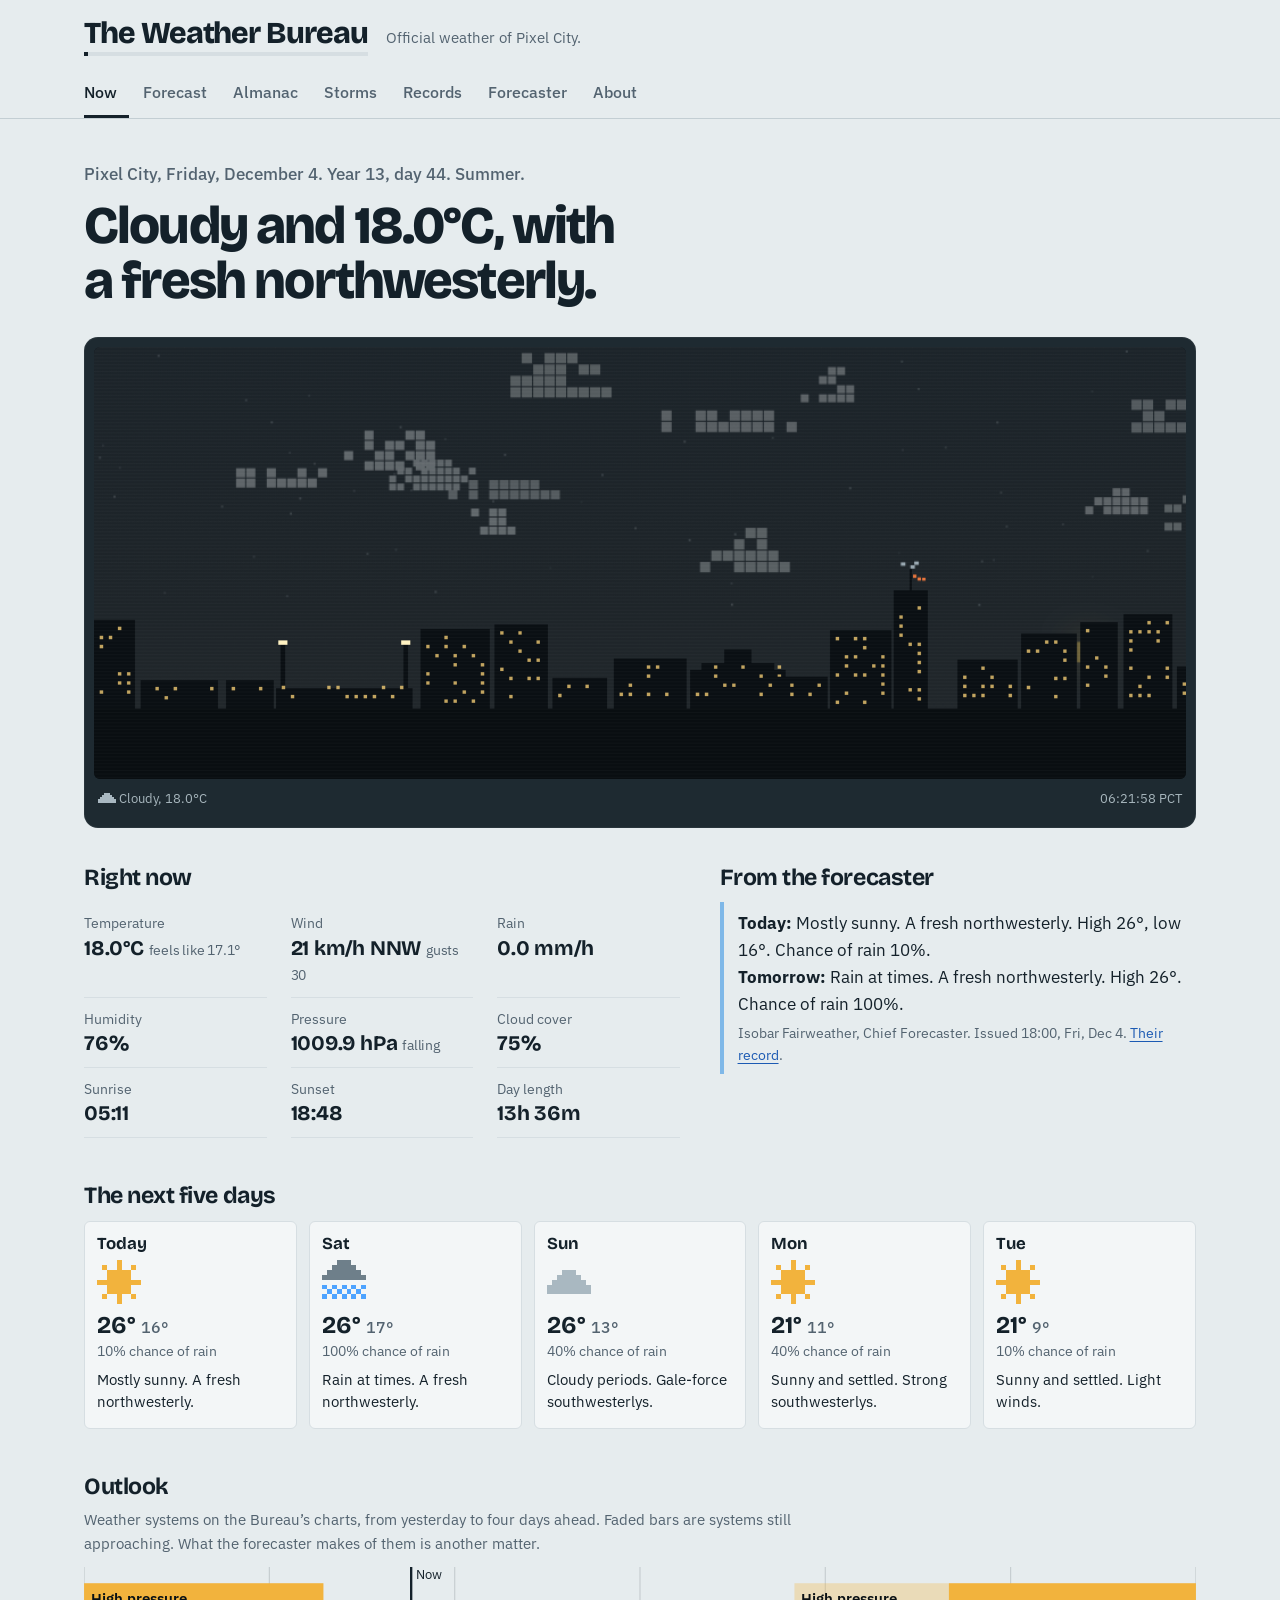
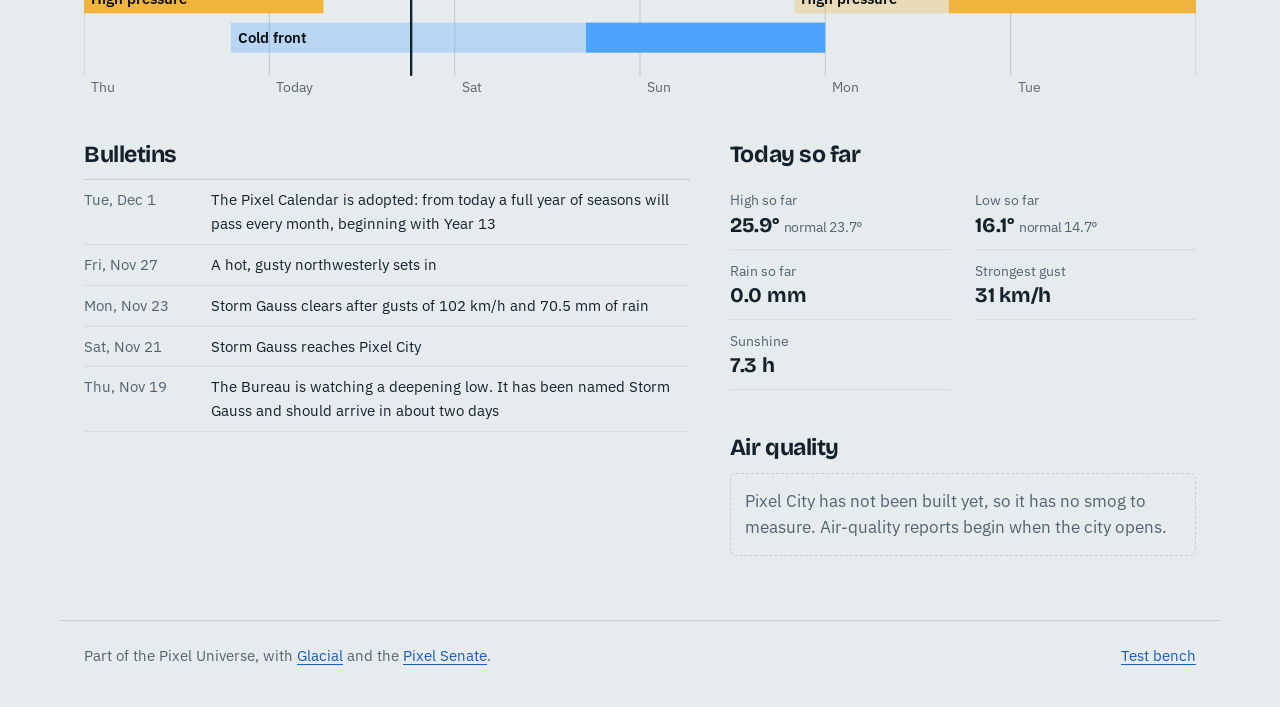
<file: index.html>
<!doctype html>
<html lang="en">
<head>
<meta charset="utf-8">
<meta name="viewport" content="width=device-width, initial-scale=1, viewport-fit=cover">
<title>The Weather Bureau</title>
<meta name="description" content="The weather over Pixel City: live sky, forecasts, named storms and records, computed from the date.">
<link rel="icon" href="data:image/svg+xml,%3Csvg xmlns=%22http://www.w3.org/2000/svg%22 viewBox=%220 0 9 9%22 shape-rendering=%22crispEdges%22%3E%3Cpath fill=%22%23F2B33D%22 d=%22M1 1h3v3H1z%22/%3E%3Cpath fill=%22%23A9B8C1%22 d=%22M3 4h4v1H3zM2 5h6v1H2zM1 6h8v2H1z%22/%3E%3C/svg%3E">
<link rel="preconnect" href="https://fonts.googleapis.com">
<link rel="preconnect" href="https://fonts.gstatic.com" crossorigin>
<link href="https://fonts.googleapis.com/css2?family=Bricolage+Grotesque:opsz,wght@12..96,700;12..96,800&family=IBM+Plex+Sans:wght@400;500;600&display=swap" rel="stylesheet">
<link rel="stylesheet" href="bureau.css">
</head>
<body>
<a class="skip" href="#main">Skip to content</a>
<script src="https://dvexperiments.github.io/Universe/nav.js" data-site="weather"></script>
<header class="top">
  <div class="top-inner">
    <a class="brand" href="#/"><span class="brand-name">The Weather Bureau</span><span class="brand-track"><span class="brand-pixel"></span></span></a>
    <p class="brand-tag">Official weather of Pixel City.</p>
    <nav class="nav" aria-label="Sections">
      <a href="#/" data-view="now">Now</a>
      <a href="#/forecast" data-view="forecast">Forecast</a>
      <a href="#/almanac" data-view="almanac">Almanac</a>
      <a href="#/storms" data-view="storms">Storms</a>
      <a href="#/records" data-view="records">Records</a>
      <a href="#/forecaster" data-view="forecaster">Forecaster</a>
      <a href="#/about" data-view="about">About</a>
    </nav>
  </div>
</header>
<p class="banner" id="travel" hidden style="max-width:var(--wrap);margin:12px auto 0"></p>
<main id="main" tabindex="-1"></main>
<footer class="foot">
  <p>Part of the Pixel Universe, with <a href="https://dvexperiments.github.io/Glacial/">Glacial</a> and the <a href="https://dvexperiments.github.io/Senate/">Pixel Senate</a>.</p>
  <p><a href="test.html">Test bench</a></p>
</footer>
<noscript><p style="max-width:1160px;margin:0 auto;padding:0 24px">The weather is computed in your browser, so it needs JavaScript.</p></noscript>
<script src="universe.js"></script>
<script src="sky.js"></script>
<script src="bureau.js"></script>
</body>
</html>
</file>
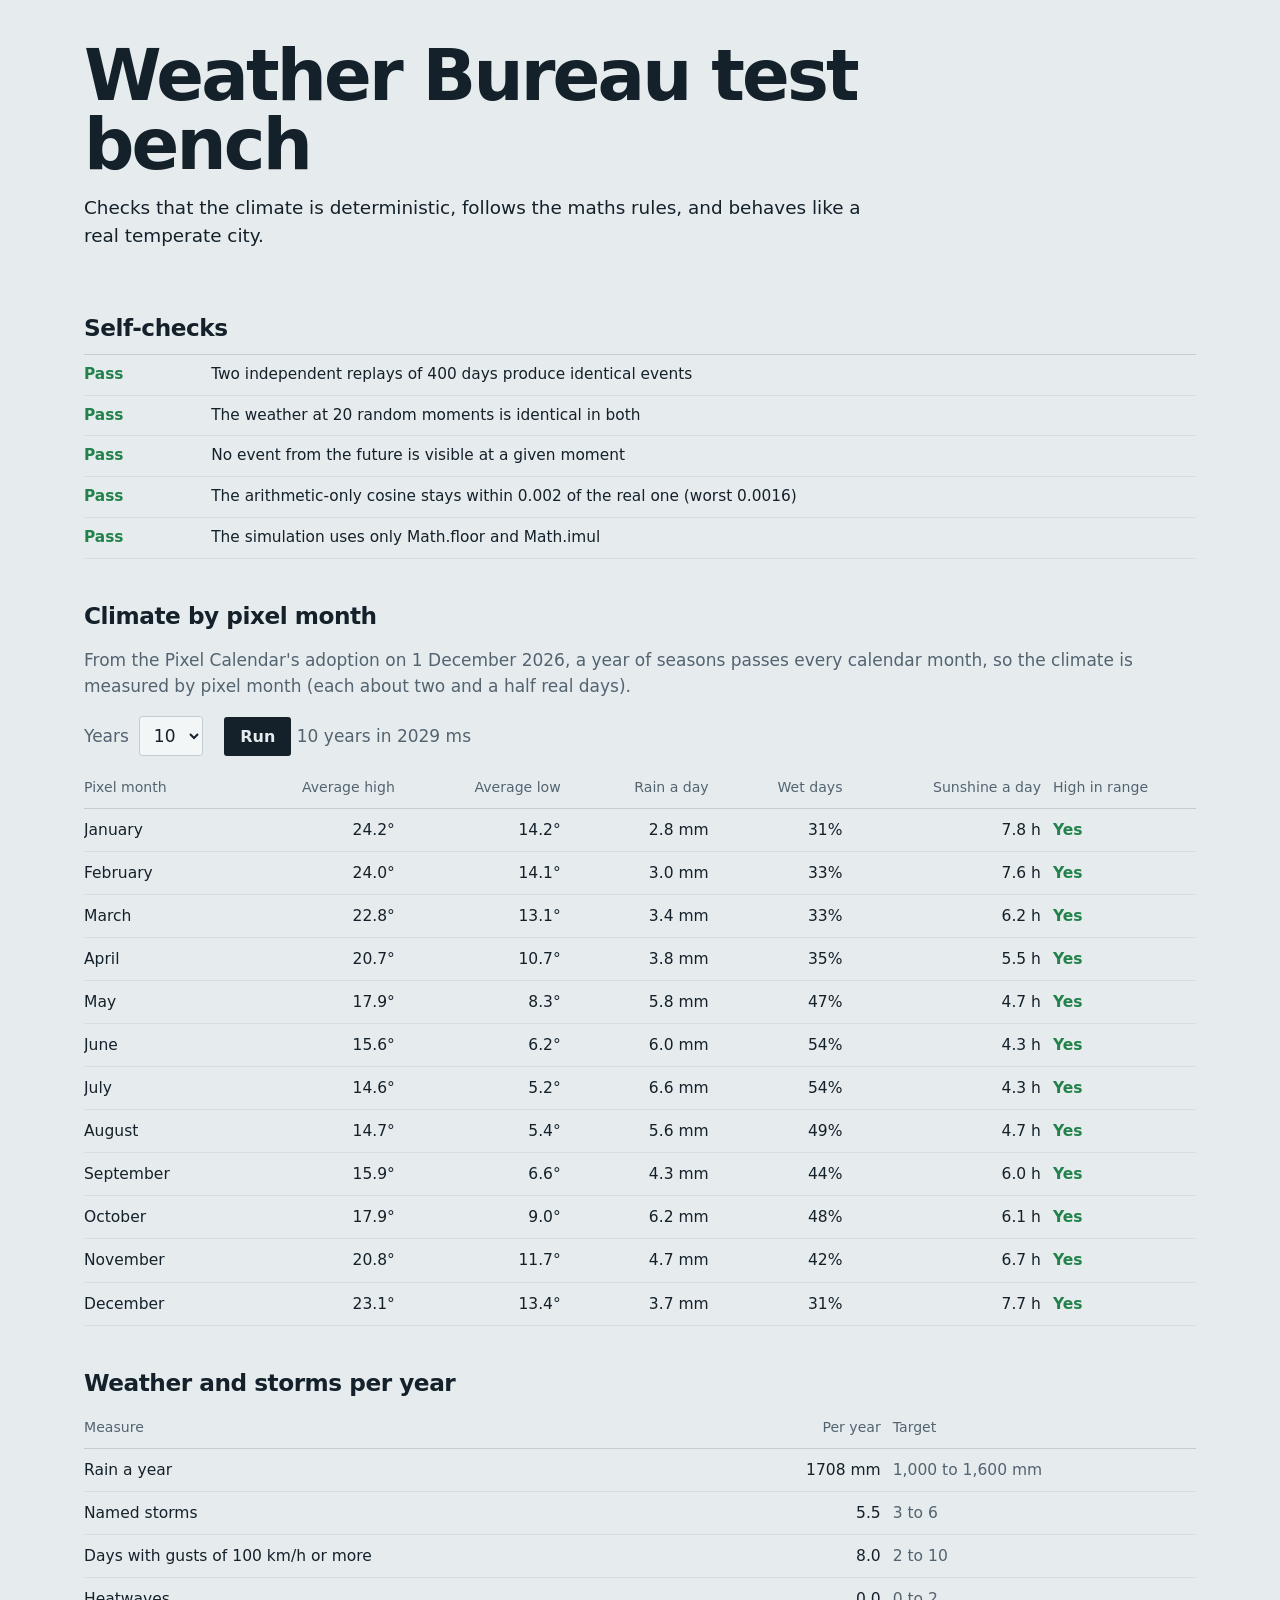
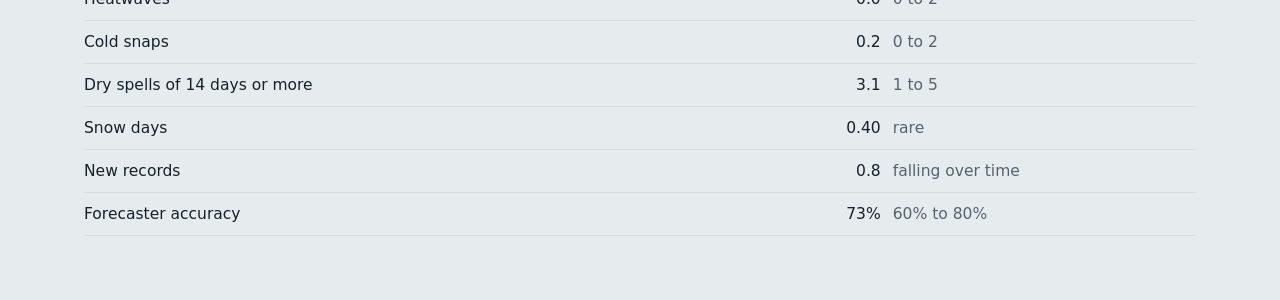
<file: test.html>
<!doctype html>
<html lang="en">
<head>
<meta charset="utf-8">
<meta name="viewport" content="width=device-width, initial-scale=1">
<title>Weather Bureau: test bench</title>
<link rel="stylesheet" href="bureau.css">
</head>
<body>
<main>
  <section class="page-head"><h1>Weather Bureau test bench</h1><p class="lede">Checks that the climate is deterministic, follows the maths rules, and behaves like a real temperate city.</p></section>
  <h2>Self-checks</h2>
  <ul class="timeline" id="checks"><li class="muted">Running…</li></ul>
  <h2>Climate by pixel month</h2>
  <p class="muted">From the Pixel Calendar's adoption on 1 December 2026, a year of seasons passes every calendar month, so the climate is measured by pixel month (each about two and a half real days).</p>
  <div class="controls"><label class="filter">Years <select id="years"><option>3</option><option selected>10</option><option>25</option></select></label> <button class="btn" id="run" style="font:600 1rem var(--body);background:var(--ink);color:var(--bg);border:0;padding:10px 16px;border-radius:3px;cursor:pointer">Run</button> <span class="muted" id="status"></span></div>
  <div class="table-wrap"><table class="data" id="months"></table></div>
  <h2>Weather and storms per year</h2>
  <div class="table-wrap"><table class="data" id="yearly"></table></div>
</main>
<script src="universe.js"></script>
<script>
(function () {
  const C = PixelUniverse.climate, D = 86400000, E = C.epoch;
  const $ = (id) => document.getElementById(id);
  function checks() {
    const out = [];
    const add = (ok, text) => out.push('<li><span class="' + (ok ? 'hit' : 'miss') + '">' + (ok ? 'Pass' : 'Fail') + '</span><span>' + text + '</span></li>');
    const a = C.create(), b = C.create();
    add(JSON.stringify(a.eventsBetween(E, E + 400 * D)) === JSON.stringify(b.eventsBetween(E, E + 400 * D)), 'Two independent replays of 400 days produce identical events');
    let same = true;
    for (let i = 0; i < 20; i++) { const t = E + Math.floor(Math.random() * 900 * D); if (JSON.stringify(a.sample(t)) !== JSON.stringify(b.sample(t))) same = false; }
    add(same, 'The weather at 20 random moments is identical in both');
    const t = E + Math.floor(Math.random() * 600 * D);
    add(!a.eventsBetween(E, t).some((e) => e.ms > t), 'No event from the future is visible at a given moment');
    let maxErr = 0;
    for (let x = 0; x < 6.3; x += 0.01) maxErr = Math.max(maxErr, Math.abs(C._internals.cos(x) - Math.cos(x)));
    add(maxErr < 0.002, 'The arithmetic-only cosine stays within 0.002 of the real one (worst ' + maxErr.toFixed(4) + ')');
    fetch('universe.js').then((r) => r.text()).then((src) => {
      const used = [...new Set(src.match(/Math\.\w+/g))].filter((m) => m !== 'Math.floor' && m !== 'Math.imul');
      $('checks').insertAdjacentHTML('beforeend', '<li><span class="' + (used.length ? 'miss' : 'hit') + '">' + (used.length ? 'Fail' : 'Pass') + '</span><span>The simulation uses only Math.floor and Math.imul' + (used.length ? ' (found ' + used.join(', ') + ')' : '') + '</span></li>');
    }).catch(() => {});
    $('checks').innerHTML = out.join('');
  }
  const TARGET = { max: [[22, 26], [22, 26], [20, 24], [18, 22], [15.5, 19], [13.5, 17], [12.5, 16], [13, 16.5], [14, 17.5], [16, 20], [18.5, 22.5], [21, 25]] };
  function run(years) {
    const t0 = performance.now(), A = C.pixel.adopted, end = A + years * 365 * D;
    const days = C.historyBetween(A, end);
    const m = {};
    for (const d of days) { const k = C.pixel.time(d.day + D / 2).month - 1; const o = (m[k] = m[k] || { n: 0, max: 0, min: 0, rain: 0, wet: 0, sun: 0 }); o.n++; o.max += d.max; o.min += d.min; o.rain += d.rain; o.wet += d.rain >= 1 ? 1 : 0; o.sun += d.sunshine; }
    const names = ['January', 'February', 'March', 'April', 'May', 'June', 'July', 'August', 'September', 'October', 'November', 'December'];
    let rows = '<thead><tr><th>Pixel month</th><th class="n">Average high</th><th class="n">Average low</th><th class="n">Rain a day</th><th class="n">Wet days</th><th class="n">Sunshine a day</th><th>High in range</th></tr></thead><tbody>';
    for (let k = 0; k < 12; k++) {
      const o = m[k]; if (!o) continue;
      const hi = o.max / o.n, ok = hi >= TARGET.max[k][0] && hi <= TARGET.max[k][1];
      rows += '<tr><td>' + names[k] + '</td><td class="n">' + hi.toFixed(1) + '\u00b0</td><td class="n">' + (o.min / o.n).toFixed(1) + '\u00b0</td><td class="n">' + (o.rain / o.n).toFixed(1) + ' mm</td><td class="n">' + Math.round(o.wet / o.n * 100) + '%' +
        '</td><td class="n">' + (o.sun / o.n).toFixed(1) + ' h</td><td class="' + (ok ? 'hit' : 'miss') + '">' + (ok ? 'Yes' : 'No') + '</td></tr>';
    }
    $('months').innerHTML = rows + '</tbody>';
    const ev = C.create().eventsBetween(A, end), c = (f) => (ev.filter(f).length / years).toFixed(1);
    const gusts = days.map((d) => d.gust);
    const fs = C.forecasterStats(end);
    const items = [['Rain a year', (days.reduce((a, d) => a + d.rain, 0) / years).toFixed(0) + ' mm', '1,000 to 1,600 mm'], ['Named storms', c((e) => e.type === 'storm.arrives'), '3 to 6'],
      ['Days with gusts of 100 km/h or more', (gusts.filter((g) => g >= 100).length / years).toFixed(1), '2 to 10'], ['Heatwaves', c((e) => e.type === 'heatwave.start'), '0 to 2'],
      ['Cold snaps', c((e) => e.type === 'coldsnap.start'), '0 to 2'], ['Dry spells of 14 days or more', c((e) => e.type === 'dryspell' && e.data.days === 14), '1 to 5'],
      ['Snow days', (days.filter((d) => d.snow).length / years).toFixed(2), 'rare'], ['New records', c((e) => e.type === 'weather.record'), 'falling over time'],
      ['Forecaster accuracy', Math.round(fs.accuracy * 100) + '%', '60% to 80%']];
    $('yearly').innerHTML = '<thead><tr><th>Measure</th><th class="n">Per year</th><th>Target</th></tr></thead><tbody>' + items.map((i) => '<tr><td>' + i[0] + '</td><td class="n">' + i[1] + '</td><td class="muted">' + i[2] + '</td></tr>').join('') + '</tbody>';
    $('status').textContent = years + ' years in ' + Math.round(performance.now() - t0) + ' ms';
  }
  $('run').addEventListener('click', () => { $('status').textContent = 'Running\u2026'; setTimeout(() => run(+$('years').value), 30); });
  setTimeout(() => { checks(); run(10); }, 30);
})();
</script>
</body>
</html>
</file>
<file: bureau.css>
/* The Weather Bureau. Glacial’s frost paper and dark screen, with the sky on the screen. */
:root {
  --bg: #E6ECEE;
  --surface: #F3F6F7;
  --ink: #14212A;
  --muted: #536370;
  --line: #C3CED3;
  --line-soft: #D6DEE2;
  --link: #1C5AB3;
  --screen: #0E171C;
  --bezel: #1E2A31;
  --win: #14212A;
  --focus: #1C5AB3;
  --aye: #DDF5E6;
  --no: #F7D8D9;
  --display: "Bricolage Grotesque", "Arial Narrow", system-ui, sans-serif;
  --body: "IBM Plex Sans", system-ui, -apple-system, "Segoe UI", sans-serif;
  --wrap: 1160px;
  color-scheme: light;
  box-sizing: border-box;
  padding-top: env(safe-area-inset-top, 0px);
  padding-bottom: env(safe-area-inset-bottom, 0px);
}
@media (prefers-color-scheme: dark) {
  :root {
    --bg: #10181D; --surface: #162128; --ink: #E1E9EC; --muted: #93A4AE; --line: #2C3A42; --line-soft: #202C33;
    --link: #82B6FF; --screen: #0A1115; --bezel: #24323A; --win: #E1E9EC; --focus: #82B6FF;
    --aye: #173326; --no: #3A1C1F;
    color-scheme: dark;
  }
}
*, *::before, *::after { box-sizing: inherit; }
html { scroll-padding-top: env(safe-area-inset-top, 0px); -webkit-text-size-adjust: 100%; }
body { margin: 0; background: var(--bg); color: var(--ink); font: 400 1.0625rem/1.55 var(--body); font-variant-numeric: tabular-nums; }
a { color: var(--link); text-underline-offset: 0.18em; text-decoration-thickness: 1px; }
a:hover { text-decoration-thickness: 2px; }
:focus-visible { outline: 2px solid var(--focus); outline-offset: 2px; border-radius: 2px; }
img, svg, canvas { max-width: 100%; display: block; }
small { font-size: 0.8em; color: var(--muted); }
.skip { position: absolute; left: -999px; top: 8px; background: var(--ink); color: var(--bg); padding: 8px 12px; z-index: 20; }
.skip:focus { left: 8px; }

/* ---------- header ---------- */
.top { border-bottom: 1px solid var(--line); }
.top-inner { max-width: var(--wrap); margin: 0 auto; padding: 18px 24px 0; display: grid; grid-template-columns: auto 1fr; align-items: baseline; column-gap: 18px; }
.brand { display: inline-flex; flex-direction: column; gap: 4px; color: var(--ink); text-decoration: none; }
.brand-name { font: 800 1.9rem/1 var(--display); letter-spacing: -0.035em; }
.brand-track { position: relative; width: 100%; height: 4px; background: var(--line-soft); order: 2; }
/* Glacial's brand pixel takes 90 seconds to cross. This one takes 1.1. */
.brand-pixel { position: absolute; left: 0; top: 0; width: 4px; height: 4px; background: var(--ink); animation: drift 14s ease-in-out infinite alternate; }
@keyframes drift { from { left: 0; } to { left: calc(100% - 4px); } }
.brand-tag { margin: 0; color: var(--muted); font-size: 0.95rem; }
.nav { grid-column: 1 / -1; display: flex; gap: 2px; margin-top: 14px; overflow-x: auto; scrollbar-width: none; }
.nav::-webkit-scrollbar { display: none; }
.nav a { padding: 10px 12px 11px; color: var(--muted); text-decoration: none; white-space: nowrap; border-bottom: 3px solid transparent; font-weight: 500; font-size: 0.97rem; display: inline-flex; align-items: center; gap: 7px; }
.nav a:first-child { padding-left: 0; }
.nav a:hover { color: var(--ink); }
.nav a[aria-current="page"] { color: var(--ink); border-bottom-color: var(--ink); }
.live-dot { width: 7px; height: 7px; background: #E5484D; animation: blink 0.5s steps(2, end) infinite; }
.live-dot.off { background: var(--muted); animation: none; }
@keyframes blink { 50% { opacity: 0.25; } }

/* ---------- layout ---------- */
main { max-width: var(--wrap); margin: 0 auto; padding: 8px 24px 64px; outline: none; }
.page-head { padding: 34px 0 22px; max-width: 62rem; }
.page-head h1, .profile-head h1 { font: 800 clamp(2.4rem, 6vw, 4.4rem)/0.98 var(--display); letter-spacing: -0.04em; margin: 0 0 14px; }
h1.status { font: 800 clamp(1.9rem, 4.6vw, 3.3rem)/1.05 var(--display); letter-spacing: -0.035em; text-wrap: balance; margin: 0 0 12px; min-height: 2.1em; }
h1.status a { color: inherit; text-decoration: none; }
h1.status a:hover { text-decoration: underline; text-decoration-thickness: 3px; }
.kicker { margin: 0 0 10px; color: var(--muted); font-weight: 500; }
.lede { font-size: 1.15rem; line-height: 1.5; margin: 0; max-width: 44em; }
h2 { font: 700 1.45rem/1.15 var(--display); letter-spacing: -0.02em; margin: 44px 0 12px; }
.hint { color: var(--muted); margin: -4px 0 12px; font-size: 0.95rem; max-width: 52em; }
.muted { color: var(--muted); }
.strong { font-weight: 600; }
.banner { margin: 16px 0 0; padding: 10px 14px; border-left: 4px solid var(--link); background: var(--surface); font-size: 0.95rem; }

/* ---------- the screen ---------- */
.screen { margin: 0; padding: 10px; background: var(--bezel); border-radius: 14px; box-shadow: inset 0 0 0 1px rgba(255,255,255,0.05); }
.screen canvas { width: 100%; height: auto; aspect-ratio: 960 / 380; border-radius: 6px; background: var(--screen); }
.screen-bar { display: flex; justify-content: space-between; gap: 12px; flex-wrap: wrap; color: rgba(214, 230, 236, 0.75); font-size: 0.82rem; padding: 10px 4px 8px; }
.screen-bar .clock { font-variant-numeric: tabular-nums; }
.tally { display: flex; gap: 10px; align-items: baseline; }

/* ---------- chamber page ---------- */
.live-body { display: grid; grid-template-columns: minmax(0, 1.25fr) minmax(0, 1fr); gap: 40px; margin-top: 36px; }
.feed { list-style: none; margin: 0; padding: 0; max-height: 560px; overflow-y: auto; border-top: 1px solid var(--line); }
.feed li { display: grid; grid-template-columns: 6.2em 1fr; gap: 10px; padding: 8px 0; border-bottom: 1px solid var(--line-soft); font-size: 0.96rem; }
.feed li.speech { color: var(--muted); }
.feed li.speech q { color: var(--ink); }
.feed li.fresh { animation: flash 0.6s ease-out; }
@keyframes flash { from { background: color-mix(in srgb, var(--link) 18%, transparent); } to { background: transparent; } }
.feed li.empty { display: block; color: var(--muted); }
.feed time { color: var(--muted); font-variant-numeric: tabular-nums; }
.live-body h2 { margin-top: 0; }
.ticker { overflow: hidden; white-space: nowrap; border-top: 1px solid var(--line); border-bottom: 1px solid var(--line); margin-top: 18px; padding: 9px 0; font-size: 0.95rem; }
.ticker-track { display: inline-block; padding-left: 100%; animation: tick 70s linear infinite; }
.ticker-track span { margin-right: 3.2em; }
.ticker-track b { font-weight: 600; margin-right: 0.5em; }
@keyframes tick { from { transform: translateX(0); } to { transform: translateX(-100%); } }
.compbar { display: flex; height: 16px; margin: 6px 0 8px; background: var(--line-soft); }
.compbar i { display: block; height: 100%; }
.compbar i + i { box-shadow: -1px 0 0 var(--bg); }

/* ---------- chips, tables ---------- */
.chip { display: inline-block; width: 0.72em; height: 0.72em; background: var(--c); margin-right: 0.45em; vertical-align: -0.02em; box-shadow: inset 0 0 0 1px rgba(20, 33, 42, 0.22); }
.chip.duck { opacity: 0.5; }
.px { white-space: nowrap; }
.table-wrap { overflow-x: auto; -webkit-overflow-scrolling: touch; }
table.data { width: 100%; border-collapse: collapse; font-size: 0.97rem; }
.data caption { text-align: left; font: 700 1.2rem/1.2 var(--display); padding-bottom: 10px; }
.data th, .data td { padding: 9px 12px 9px 0; text-align: left; border-bottom: 1px solid var(--line-soft); vertical-align: baseline; white-space: nowrap; }
.data td.wrap { white-space: normal; min-width: 16em; }
.data th { font-weight: 500; color: var(--muted); border-bottom: 1px solid var(--line); font-size: 0.88rem; }
.data .n { text-align: right; padding-left: 12px; }
.data td:last-child, .data th:last-child { padding-right: 0; }
.data tbody tr:hover { background: color-mix(in srgb, var(--surface) 70%, transparent); }
.data th button { font: inherit; color: inherit; background: none; border: 0; padding: 0; cursor: pointer; text-align: inherit; }
.data th[aria-sort="descending"] button::after { content: " \2193"; }
.data th[aria-sort="ascending"] button::after { content: " \2191"; }
.v { display: inline-block; min-width: 3.6em; text-align: center; padding: 1px 6px; border-radius: 2px; font-size: 0.88rem; font-weight: 600; }
.v.A { background: var(--aye); }
.v.N { background: var(--no); }
.v.X { color: var(--muted); }
.tag { display: inline-block; font-size: 0.8rem; color: var(--muted); border: 1px solid var(--line); padding: 0 6px; border-radius: 2px; margin-left: 6px; }
.filter { display: inline-flex; gap: 10px; align-items: center; color: var(--muted); margin: 0 16px 12px 0; }
.filter select { font: inherit; color: var(--ink); background: var(--surface); border: 1px solid var(--line); padding: 8px 10px; border-radius: 3px; }

/* ---------- senators ---------- */
.tiles { list-style: none; padding: 0; margin: 0; display: grid; grid-template-columns: repeat(auto-fill, minmax(150px, 1fr)); gap: 26px 18px; }
.tile { display: block; color: var(--ink); text-decoration: none; }
.swatch { display: grid; place-items: center; aspect-ratio: 1; background: var(--screen); border-radius: 6px; margin-bottom: 10px; background-image: linear-gradient(rgba(255,255,255,0.025) 1px, transparent 1px); background-size: 100% 3px; position: relative; }
.swatch i { width: 18%; aspect-ratio: 1; background: var(--c); box-shadow: 0 0 18px var(--c); animation: fidget 0.9s steps(3, end) infinite alternate; animation-delay: var(--d, 0s); }
.swatch.duck i { opacity: 0.5; }
.swatch .role { position: absolute; left: 8px; bottom: 6px; font-size: 0.72rem; color: rgba(214, 230, 236, 0.8); }
@keyframes fidget { 0% { transform: translate(0, 0); } 50% { transform: translate(1px, -1px); } 100% { transform: translate(-1px, 0); } }
.tile:hover .swatch i, .tile:focus-visible .swatch i { width: 26%; }
.tile-name { display: block; font: 700 1.12rem/1.15 var(--display); letter-spacing: -0.015em; }
.tile-meta { display: block; color: var(--muted); font-size: 0.9rem; }
.profile-head { display: grid; grid-template-columns: minmax(140px, 240px) 1fr; gap: 32px; align-items: end; padding: 34px 0 10px; }
.big-swatch { aspect-ratio: 1; background: var(--screen); border-radius: 10px; display: grid; place-items: center; background-image: linear-gradient(rgba(255,255,255,0.025) 1px, transparent 1px); background-size: 100% 3px; }
.big-swatch i { width: 22%; aspect-ratio: 1; background: var(--c); box-shadow: 0 0 40px var(--c); animation: fidget 0.7s steps(3, end) infinite alternate; }
.big-swatch.gone i { opacity: 0.35; box-shadow: none; animation: none; }
.facts { margin: 0; display: grid; grid-template-columns: repeat(3, 1fr); gap: 0 24px; align-content: start; }
.facts div { padding: 10px 0; border-bottom: 1px solid var(--line-soft); }
.facts dt { color: var(--muted); font-size: 0.9rem; }
.facts dd { margin: 2px 0 0; font: 700 1.3rem/1.2 var(--display); letter-spacing: -0.01em; }
.facts dd small { font: 400 0.9rem var(--body); }
.profile-grid { display: grid; grid-template-columns: 1fr 1fr; gap: 48px; margin-top: 28px; }
.profile-grid h2 { margin-top: 0; }
.trait { display: grid; grid-template-columns: 9.5em 1fr; align-items: center; gap: 12px; padding: 7px 0; }
.trait dt { color: var(--muted); }
.trait dd { margin: 0; height: 12px; background: var(--screen); border-radius: 2px; position: relative; overflow: hidden; }
.bar { position: absolute; inset: 0 auto 0 0; width: calc(var(--v) * 100%); background: var(--c); }
.axis dd::after { content: ""; position: absolute; left: 50%; top: 0; bottom: 0; width: 1px; background: rgba(255,255,255,0.3); }
.axis .bar { width: 4px; left: calc(var(--v) * 100% - 2px); }
.axis-labels { display: flex; justify-content: space-between; color: var(--muted); font-size: 0.8rem; margin: -4px 0 4px calc(9.5em + 12px); }
.two-col { display: grid; grid-template-columns: 1.3fr 1fr; gap: 40px; }
.timeline { list-style: none; margin: 0; padding: 0; border-top: 1px solid var(--line); }
.timeline li { display: grid; grid-template-columns: 7.5em 1fr; gap: 12px; padding: 8px 0; border-bottom: 1px solid var(--line-soft); font-size: 0.96rem; }
.timeline time { color: var(--muted); }

/* ---------- charts and records ---------- */
.chart { margin: 0; }
.chart svg { width: 100%; height: auto; }
.chart figcaption { color: var(--muted); font-size: 0.9rem; margin-top: 8px; }
.legend { display: flex; gap: 16px; flex-wrap: wrap; color: var(--muted); font-size: 0.9rem; margin-top: 6px; }
.records { margin: 8px 0 0; display: grid; grid-template-columns: repeat(auto-fill, minmax(300px, 1fr)); gap: 0 40px; }
.record { padding: 18px 0 20px; border-top: 1px solid var(--line); }
.record dt { color: var(--muted); }
.record .rec-value { margin: 4px 0 6px; font: 800 2.2rem/1 var(--display); letter-spacing: -0.03em; }
.record .rec-holder { margin: 0; }
.rollcall { display: grid; grid-template-columns: repeat(auto-fill, minmax(210px, 1fr)); gap: 0 24px; }
.rollcall div { display: flex; justify-content: space-between; gap: 8px; padding: 6px 0; border-bottom: 1px solid var(--line-soft); font-size: 0.95rem; }
.prose { max-width: 42rem; }
.prose p { margin: 0 0 1em; }

/* ---------- footer ---------- */
.foot { max-width: var(--wrap); margin: 0 auto; padding: 24px 24px 40px; border-top: 1px solid var(--line); color: var(--muted); font-size: 0.92rem; display: flex; justify-content: space-between; gap: 16px; flex-wrap: wrap; }
.foot p { margin: 0; }

@media (max-width: 900px) {
  .live-body, .profile-grid, .two-col { grid-template-columns: 1fr; gap: 8px; }
  .facts { grid-template-columns: 1fr 1fr; }
}
@media (max-width: 600px) {
  .top-inner { padding: 14px 16px 0; grid-template-columns: 1fr; }
  main { padding: 0 16px 48px; }
  .foot { padding: 20px 16px 32px; }
  .screen { padding: 6px; border-radius: 10px; margin: 0 -6px; }
  .profile-head { grid-template-columns: 110px 1fr; gap: 18px; align-items: center; }
  .trait { grid-template-columns: 8em 1fr; }
  .axis-labels { margin-left: calc(8em + 12px); }
}
@media (prefers-reduced-motion: reduce) {
  .brand-pixel, .live-dot, .swatch i, .big-swatch i, .ticker-track, .feed li.fresh { animation: none; }
}

/* ---------- weather ---------- */
.icon { display: inline-block; width: 1.4em; height: 1.4em; vertical-align: -0.3em; image-rendering: pixelated; }
.icon.big { width: 2.6em; height: 2.6em; }
.days { display: grid; grid-template-columns: repeat(5, minmax(0, 1fr)); gap: 12px; }
.day { background: var(--surface); border: 1px solid var(--line-soft); border-radius: 6px; padding: 12px 12px 14px; }
.day h3 { margin: 0 0 6px; font: 700 1.05rem/1.2 var(--display); }
.day .temps { font: 700 1.5rem/1.1 var(--display); margin: 6px 0 2px; }
.day .temps small { font: 500 1rem var(--body); color: var(--muted); }
.day p { margin: 6px 0 0; font-size: 0.92rem; }
.day .chance { color: var(--muted); font-size: 0.88rem; }
.bulletin { border-left: 4px solid var(--c, var(--link)); padding: 8px 0 8px 14px; margin: 0 0 14px; font-size: 1.08rem; }
.bulletin cite { display: block; font-style: normal; color: var(--muted); font-size: 0.9rem; margin-top: 4px; }
.outlook svg { width: 100%; height: auto; }
.cal { display: grid; grid-template-columns: repeat(7, minmax(0, 1fr)); gap: 4px; }
.cal .dow { color: var(--muted); font-size: 0.82rem; padding: 2px 4px; }
.cal .cell { background: var(--surface); border: 1px solid var(--line-soft); border-radius: 4px; padding: 6px; min-height: 84px; font-size: 0.86rem; }
.cal .cell.blank { background: transparent; border-color: transparent; }
.cal .cell.future { opacity: 0.35; }
.cal .num { color: var(--muted); font-size: 0.8rem; }
.cal .t { font-weight: 600; }
.cal .r { color: #2F7FD1; }
@media (prefers-color-scheme: dark) { .cal .r { color: #7DB8F5; } }
.monthnav { display: flex; gap: 16px; align-items: baseline; margin: 0 0 12px; }
.aq { border: 1px dashed var(--line); border-radius: 6px; padding: 14px; color: var(--muted); }
.hit { color: #23824B; font-weight: 600; }
.miss { color: #B4232A; font-weight: 600; }
@media (prefers-color-scheme: dark) { .hit { color: #5BC98A; } .miss { color: #F2767B; } }
@media (max-width: 900px) { .days { grid-template-columns: repeat(3, minmax(0, 1fr)); } .cal .cell { min-height: 64px; font-size: 0.78rem; padding: 4px; } }
@media (max-width: 600px) { .days { grid-template-columns: repeat(2, minmax(0, 1fr)); } .cal .cell .ic { display: none; } }
</file>
